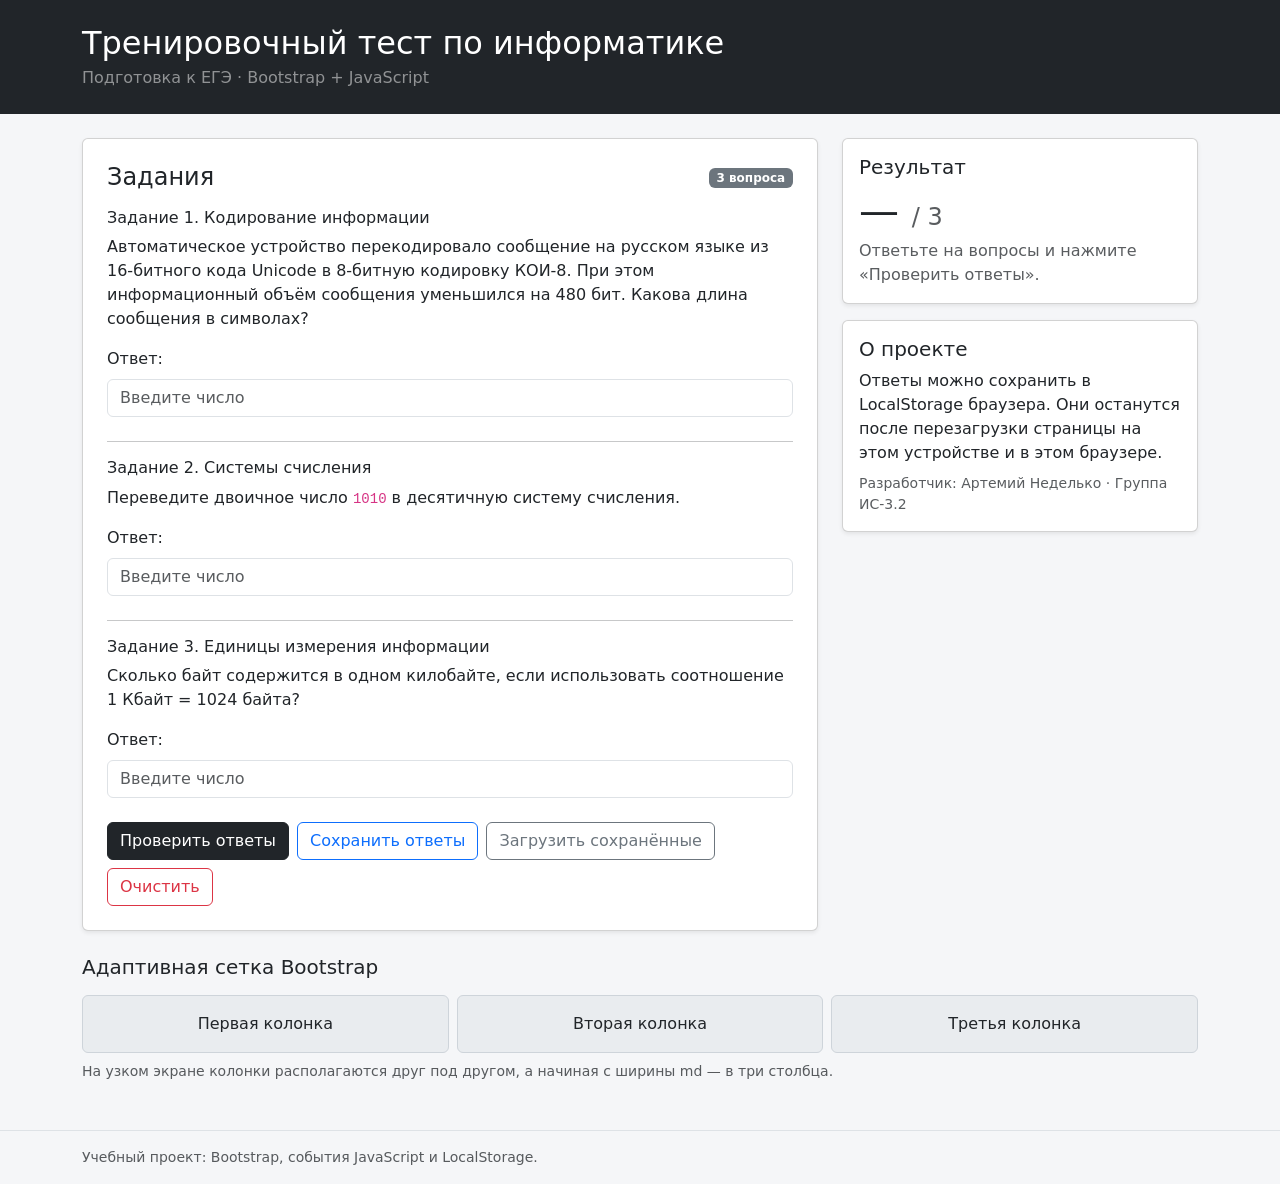
<file: Bootstrap_EGE_Test/index.html>
<!doctype html>
<html lang="ru">
<head>
  <meta charset="utf-8">
  <meta name="viewport" content="width=device-width, initial-scale=1">
  <title>Тест по информатике — ЕГЭ</title>

  <!-- Bootstrap 5 -->
  <link
    href="https://cdn.jsdelivr.net/npm/bootstrap@5.3.3/dist/css/bootstrap.min.css"
    rel="stylesheet"
  >

  <link rel="stylesheet" href="style.css">
  <script src="script.js" defer></script>
</head>

<body>

  <header class="bg-dark text-white py-4">
    <div class="container">
      <h1 class="h2 mb-1">Тренировочный тест по информатике</h1>
      <p class="mb-0 text-white-50">Подготовка к ЕГЭ · Bootstrap + JavaScript</p>
    </div>
  </header>

  <main class="container my-4">

    <div class="row g-4">

      <!-- Основная часть с заданиями -->
      <section class="col-lg-8">

        <div class="card shadow-sm">
          <div class="card-body p-4">

            <div class="d-flex flex-wrap justify-content-between align-items-center gap-2 mb-3">
              <h2 class="h4 mb-0">Задания</h2>
              <span class="badge text-bg-secondary">3 вопроса</span>
            </div>

            <!-- Задание 1 -->
            <div class="question mb-4" id="q1">
              <h3 class="h6">Задание 1. Кодирование информации</h3>

              <p>
                Автоматическое устройство перекодировало сообщение на русском
                языке из 16-битного кода Unicode в 8-битную кодировку КОИ-8.
                При этом информационный объём сообщения уменьшился на 480 бит.
                Какова длина сообщения в символах?
              </p>

              <label class="form-label" for="a1">Ответ:</label>
              <input
                class="form-control answer-input"
                id="a1"
                type="text"
                inputmode="numeric"
                placeholder="Введите число"
                autocomplete="off"
              >
            </div>

            <hr>

            <!-- Задание 2 -->
            <div class="question mb-4" id="q2">
              <h3 class="h6">Задание 2. Системы счисления</h3>

              <p>
                Переведите двоичное число <code>1010</code>
                в десятичную систему счисления.
              </p>

              <label class="form-label" for="a2">Ответ:</label>
              <input
                class="form-control answer-input"
                id="a2"
                type="text"
                inputmode="numeric"
                placeholder="Введите число"
                autocomplete="off"
              >
            </div>

            <hr>

            <!-- Задание 3 -->
            <div class="question mb-4" id="q3">
              <h3 class="h6">Задание 3. Единицы измерения информации</h3>

              <p>
                Сколько байт содержится в одном килобайте,
                если использовать соотношение 1 Кбайт = 1024 байта?
              </p>

              <label class="form-label" for="a3">Ответ:</label>
              <input
                class="form-control answer-input"
                id="a3"
                type="text"
                inputmode="numeric"
                placeholder="Введите число"
                autocomplete="off"
              >
            </div>

            <!-- Кнопки управления -->
            <div class="d-flex flex-wrap gap-2">

              <button class="btn btn-dark" id="checkBtn" type="button">
                Проверить ответы
              </button>

              <button class="btn btn-outline-primary" id="saveBtn" type="button">
                Сохранить ответы
              </button>

              <button class="btn btn-outline-secondary" id="loadBtn" type="button">
                Загрузить сохранённые
              </button>

              <button class="btn btn-outline-danger" id="resetBtn" type="button">
                Очистить
              </button>

            </div>

            <div
              class="alert mt-3 mb-0 d-none"
              id="status"
              role="status"
              aria-live="polite"
            ></div>

          </div>
        </div>

      </section>

      <!-- Боковая панель -->
      <aside class="col-lg-4">

        <div class="card shadow-sm mb-3">
          <div class="card-body">

            <h2 class="h5">Результат</h2>

            <p class="display-6 mb-1">
              <span id="score">—</span>
              <span class="fs-4 text-muted"> / 3</span>
            </p>

            <p class="text-muted mb-0" id="scoreText">
              Ответьте на вопросы и нажмите «Проверить ответы».
            </p>

          </div>
        </div>

        <div class="card shadow-sm">
          <div class="card-body">

            <h2 class="h5">О проекте</h2>

            <p class="mb-2">
              Ответы можно сохранить в LocalStorage браузера.
              Они останутся после перезагрузки страницы на этом
              устройстве и в этом браузере.
            </p>

            <p class="small text-muted mb-0">
              Разработчик: Артемий Неделько · Группа ИС-3.2
            </p>

          </div>
        </div>

      </aside>

    </div>

    <!-- Демонстрация сетки Bootstrap -->
    <section class="mt-4">

      <h2 class="h5 mb-3">Адаптивная сетка Bootstrap</h2>

      <div class="row g-2">

        <div class="col-12 col-md-4">
          <div class="grid-demo p-3 rounded">
            Первая колонка
          </div>
        </div>

        <div class="col-12 col-md-4">
          <div class="grid-demo p-3 rounded">
            Вторая колонка
          </div>
        </div>

        <div class="col-12 col-md-4">
          <div class="grid-demo p-3 rounded">
            Третья колонка
          </div>
        </div>

      </div>

      <p class="small text-muted mt-2 mb-0">
        На узком экране колонки располагаются друг под другом,
        а начиная с ширины md — в три столбца.
      </p>

    </section>

  </main>

  <footer class="border-top py-3 mt-5">
    <div class="container small text-muted">
      Учебный проект: Bootstrap, события JavaScript и LocalStorage.
    </div>
  </footer>

  <!-- Bootstrap JavaScript -->
  <script src="https://cdn.jsdelivr.net/npm/bootstrap@5.3.3/dist/js/bootstrap.bundle.min.js"></script>

</body>
</html>
</file>
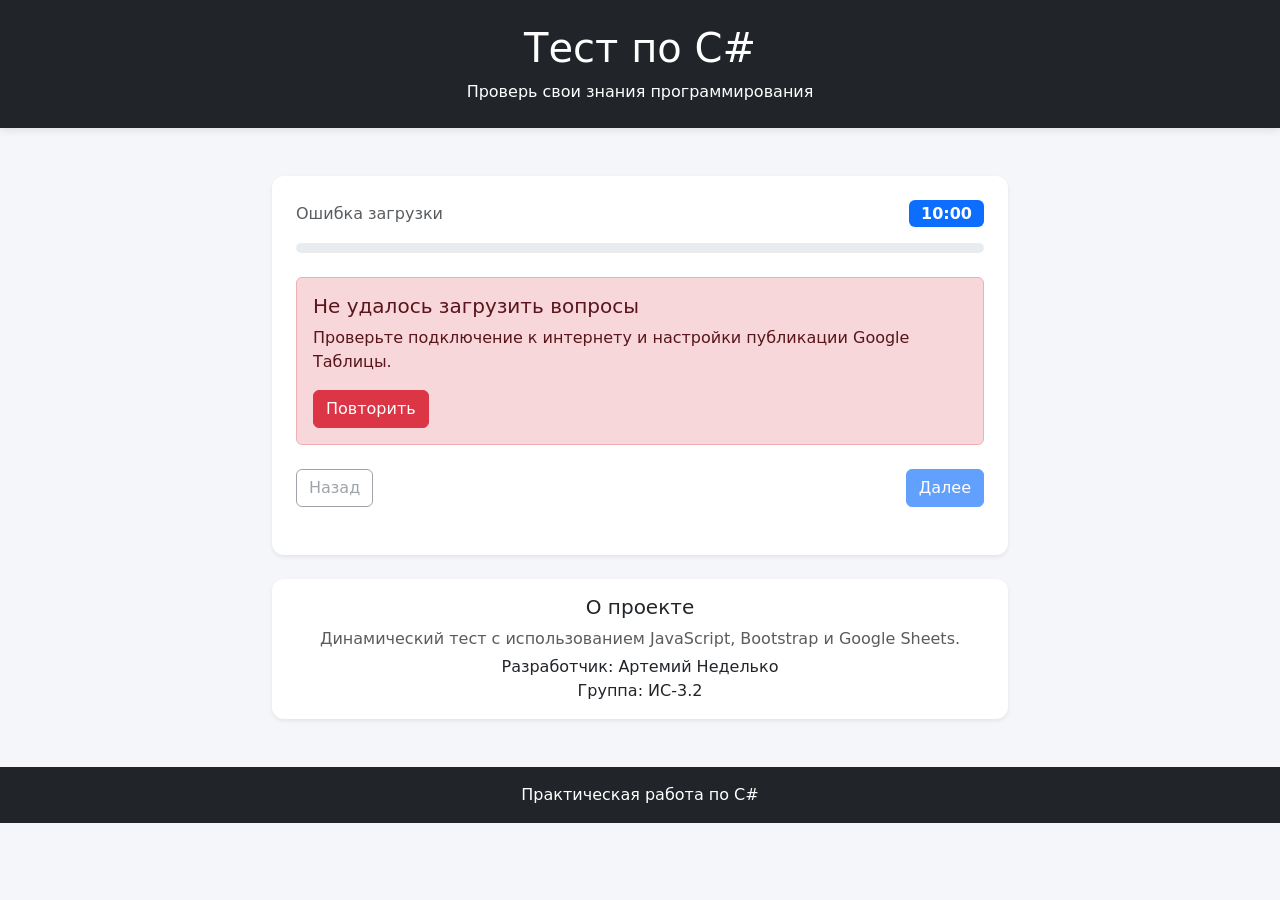
<file: csharp-test/index.html>
<!DOCTYPE html>
<html lang="ru">
<head>
    <meta charset="UTF-8">
    <meta name="viewport" content="width=device-width, initial-scale=1.0">

    <title>Тест по C#</title>

    <link
        href="https://cdn.jsdelivr.net/npm/bootstrap@5.3.3/dist/css/bootstrap.min.css"
        rel="stylesheet"
    >

    <link rel="stylesheet" href="style.css">

    <script src="script.js" defer></script>
</head>

<body>

    <header class="bg-dark text-white py-4">
        <div class="container text-center">
            <h1>Тест по C#</h1>
            <p class="mb-0">Проверь свои знания программирования</p>
        </div>
    </header>

    <main class="container py-5">

        <div class="row justify-content-center">
            <div class="col-12 col-lg-8">

                <section class="card shadow-sm">
                    <div class="card-body p-4">

                        <div class="d-flex justify-content-between align-items-center mb-3">
                            <span id="questionCounter" class="text-muted">
                                Загрузка вопросов...
                            </span>

                            <span id="timer" class="badge bg-primary fs-6">
                                10:00
                            </span>
                        </div>

                        <div class="progress mb-4" role="progressbar"
                             aria-label="Прогресс теста">
                            <div
                                id="progressBar"
                                class="progress-bar"
                                style="width: 0%"
                            ></div>
                        </div>

                        <div id="questionContainer">

                            <div class="text-center py-4">
                                <div class="spinner-border text-primary"></div>
                                <p class="mt-3">Загружаем вопросы...</p>
                            </div>

                        </div>

                        <div id="navigation" class="d-flex justify-content-between mt-4">
                            <button id="prevBtn" class="btn btn-outline-secondary" disabled>
                                Назад
                            </button>

                            <button id="nextBtn" class="btn btn-primary" disabled>
                                Далее
                            </button>
                        </div>

                        <div id="result" class="mt-4"></div>

                    </div>
                </section>

                <div class="card mt-4 shadow-sm">
                    <div class="card-body text-center">
                        <h5>О проекте</h5>

                        <p class="text-muted mb-1">
                            Динамический тест с использованием JavaScript,
                            Bootstrap и Google Sheets.
                        </p>

                        <p class="mb-0">
                            Разработчик: Артемий Неделько
                        </p>

                        <p class="mb-0">
                            Группа: ИС-3.2
                        </p>
                    </div>
                </div>

            </div>
        </div>

    </main>

    <footer class="bg-dark text-white text-center py-3">
        <p class="mb-0">Практическая работа по C#</p>
    </footer>

</body>
</html>
</file>
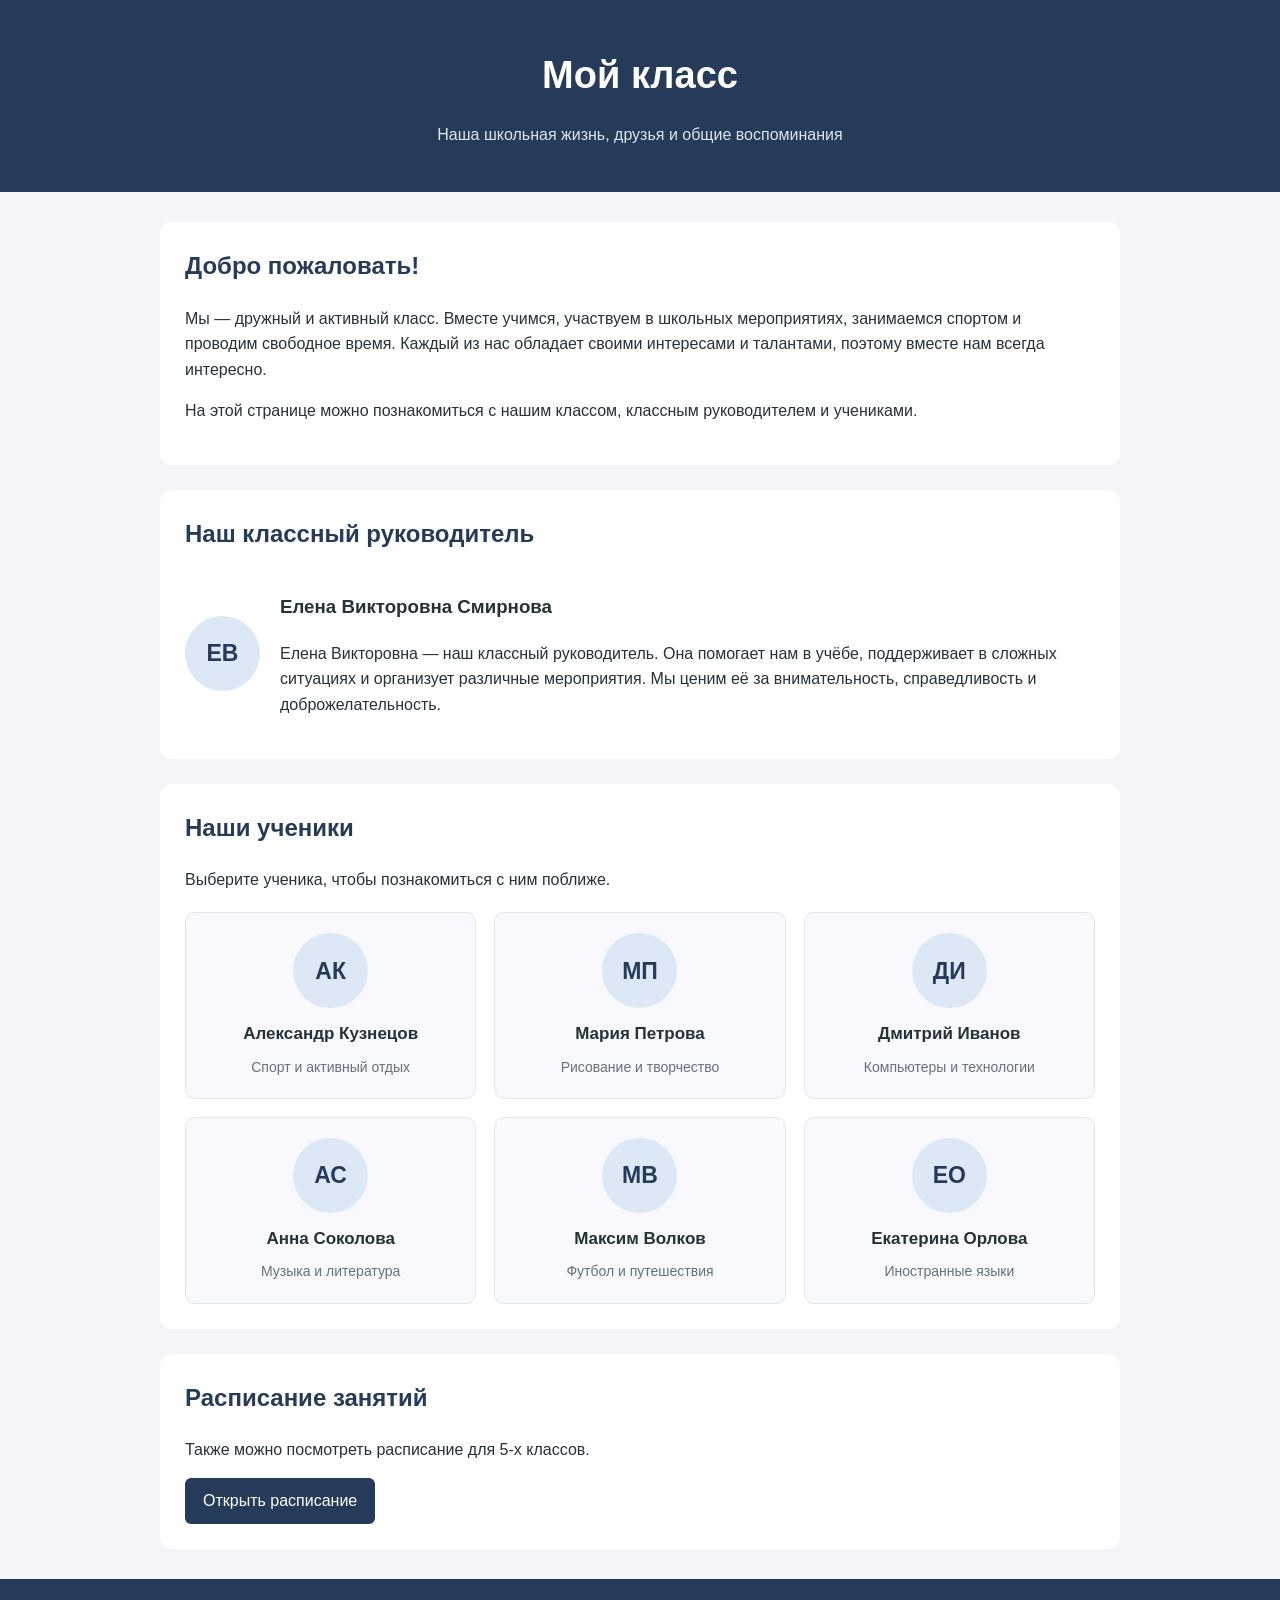
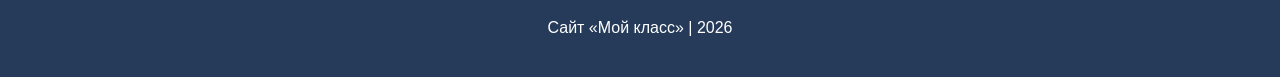
<file: HTML_Practice/index.html>
<!DOCTYPE html>
<html lang="ru">
<head>
    <meta charset="UTF-8">
    <title>Мой класс</title>
    <link rel="stylesheet" href="style.css">
</head>
<body>

<header>
    <h1>Мой класс</h1>
    <p>Наша школьная жизнь, друзья и общие воспоминания</p>
</header>

<main>
    <section class="intro">
        <h2>Добро пожаловать!</h2>
        <p>
            Мы — дружный и активный класс. Вместе учимся, участвуем
            в школьных мероприятиях, занимаемся спортом и проводим
            свободное время. Каждый из нас обладает своими интересами
            и талантами, поэтому вместе нам всегда интересно.
        </p>
        <p>
            На этой странице можно познакомиться с нашим классом,
            классным руководителем и учениками.
        </p>
    </section>

    <section>
        <h2>Наш классный руководитель</h2>
        <div class="teacher">
            <div class="avatar">ЕВ</div>
            <div>
                <h3>Елена Викторовна Смирнова</h3>
                <p>
                    Елена Викторовна — наш классный руководитель.
                    Она помогает нам в учёбе, поддерживает в сложных
                    ситуациях и организует различные мероприятия.
                    Мы ценим её за внимательность, справедливость
                    и доброжелательность.
                </p>
            </div>
        </div>
    </section>

    <section>
        <h2>Наши ученики</h2>
        <p>Выберите ученика, чтобы познакомиться с ним поближе.</p>

        <div class="students">

            <a class="student-card" href="students/student1.html">
                <div class="avatar">АК</div>
                <h3>Александр Кузнецов</h3>
                <p>Спорт и активный отдых</p>
            </a>

            <a class="student-card" href="students/student2.html">
                <div class="avatar">МП</div>
                <h3>Мария Петрова</h3>
                <p>Рисование и творчество</p>
            </a>

            <a class="student-card" href="students/student3.html">
                <div class="avatar">ДИ</div>
                <h3>Дмитрий Иванов</h3>
                <p>Компьютеры и технологии</p>
            </a>

            <a class="student-card" href="students/student4.html">
                <div class="avatar">АС</div>
                <h3>Анна Соколова</h3>
                <p>Музыка и литература</p>
            </a>

            <a class="student-card" href="students/student5.html">
                <div class="avatar">МВ</div>
                <h3>Максим Волков</h3>
                <p>Футбол и путешествия</p>
            </a>

            <a class="student-card" href="students/student6.html">
                <div class="avatar">ЕО</div>
                <h3>Екатерина Орлова</h3>
                <p>Иностранные языки</p>
            </a>

        </div>
    </section>

    <section class="schedule">
        <h2>Расписание занятий</h2>
        <p>Также можно посмотреть расписание для 5-х классов.</p>
        <a class="link-button" href="5.HTML">Открыть расписание</a>
    </section>
</main>

<footer>
    <p>Сайт «Мой класс» | 2026</p>
</footer>

</body>
</html>
</file>
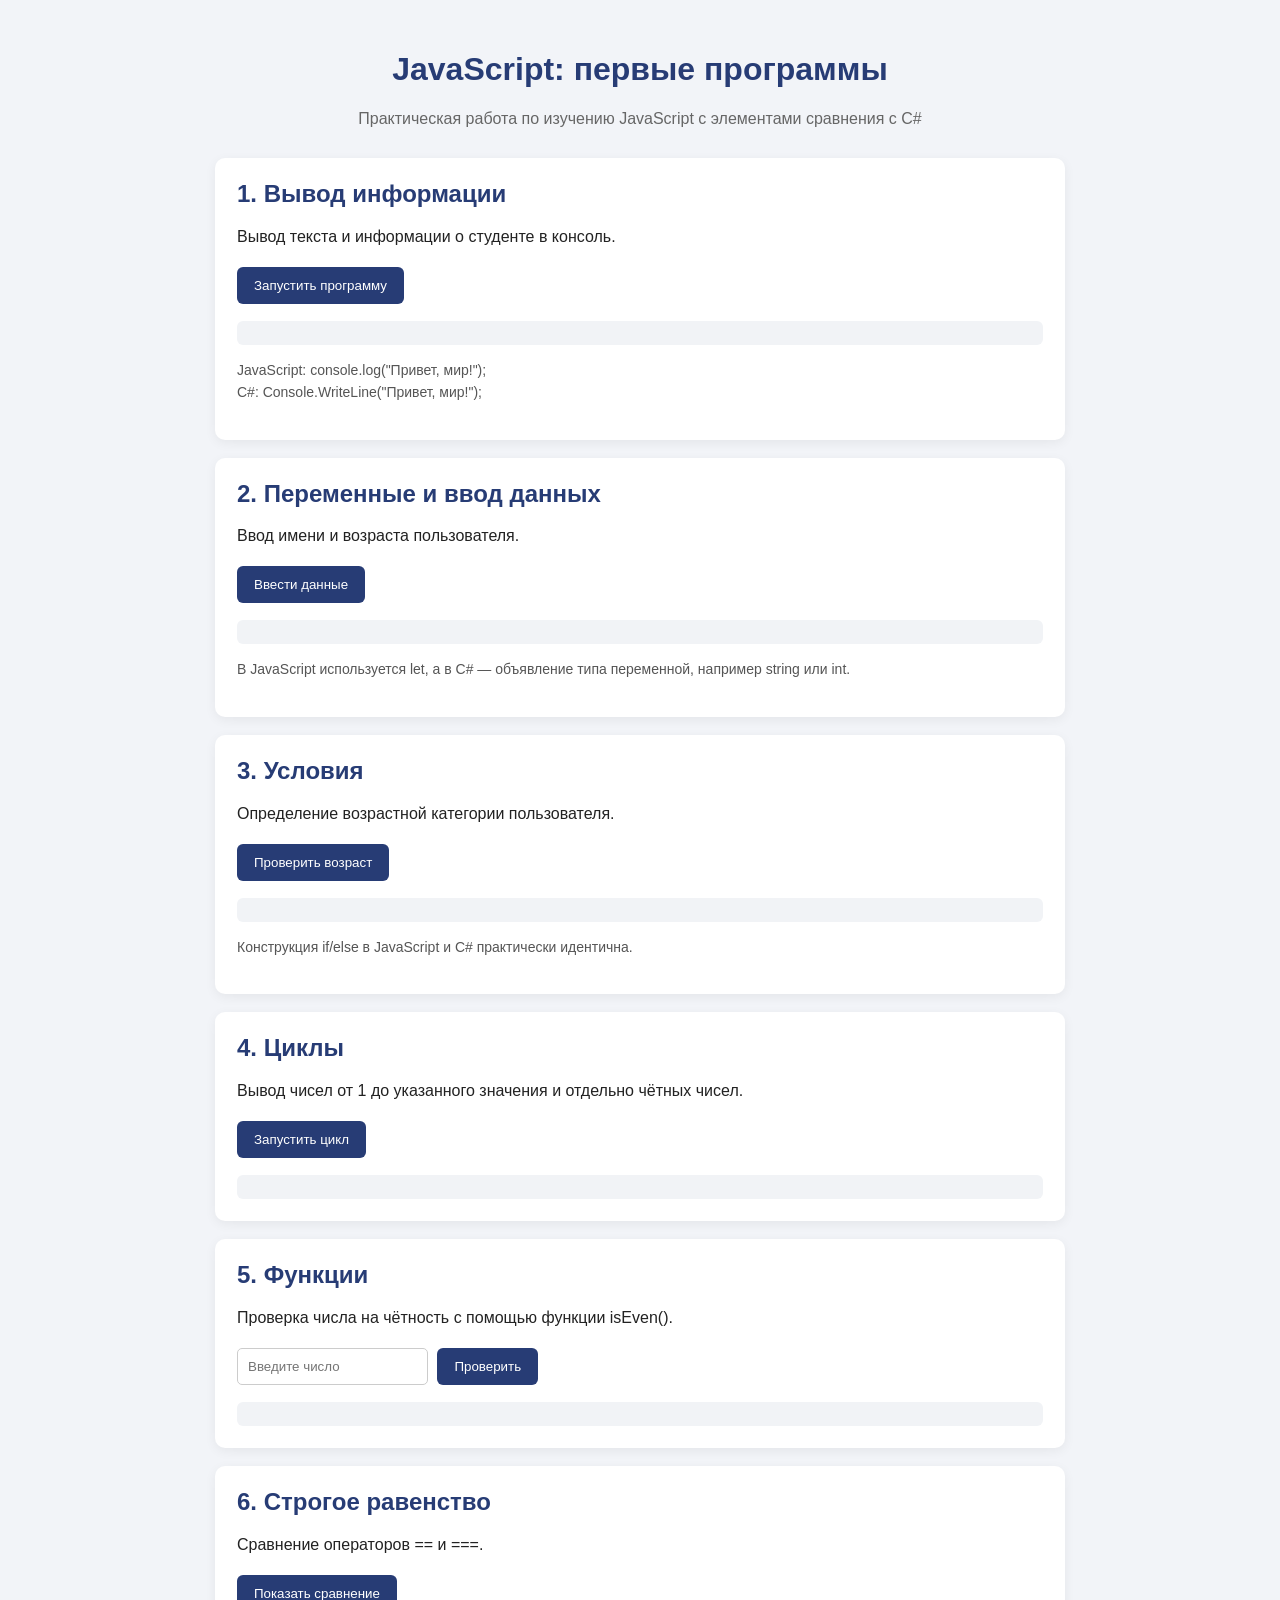
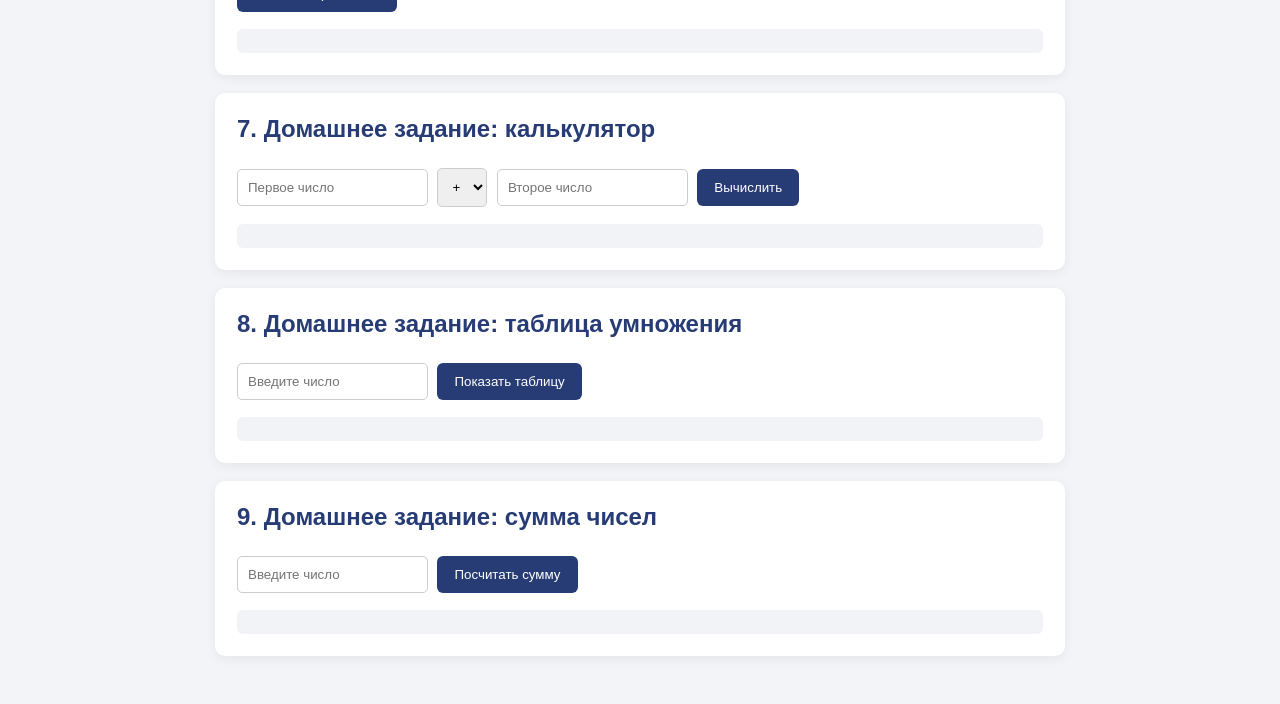
<file: js/index.html>
<!DOCTYPE html>
<html lang="ru">
<head>
    <meta charset="UTF-8">
    <meta name="viewport" content="width=device-width, initial-scale=1.0">
    <title>JavaScript — первые программы</title>

    <style>
        * {
            box-sizing: border-box;
        }

        body {
            font-family: Arial, sans-serif;
            background: #f2f4f8;
            color: #222;
            margin: 0;
            padding: 30px 15px;
        }

        .container {
            max-width: 850px;
            margin: auto;
        }

        h1 {
            text-align: center;
            color: #273c75;
        }

        .description {
            text-align: center;
            color: #666;
            margin-bottom: 30px;
        }

        .card {
            background: white;
            padding: 22px;
            margin-bottom: 18px;
            border-radius: 10px;
            box-shadow: 0 3px 12px rgba(0, 0, 0, 0.06);
        }

        h2 {
            color: #273c75;
            margin-top: 0;
        }

        button {
            background: #273c75;
            color: white;
            border: none;
            padding: 11px 17px;
            border-radius: 6px;
            cursor: pointer;
            margin: 5px 5px 5px 0;
        }

        button:hover {
            background: #40739e;
        }

        input, select {
            padding: 10px;
            margin: 5px 5px 5px 0;
            border: 1px solid #ccc;
            border-radius: 5px;
        }

        .result {
            margin-top: 12px;
            padding: 12px;
            background: #f1f3f6;
            border-radius: 6px;
            min-height: 20px;
            white-space: pre-line;
        }

        .comparison {
            color: #555;
            font-size: 14px;
            line-height: 1.6;
        }

        footer {
            text-align: center;
            color: #777;
            margin-top: 30px;
        }
    </style>
</head>

<body>

<div class="container">

    <h1>JavaScript: первые программы</h1>
    <p class="description">
        Практическая работа по изучению JavaScript
        с элементами сравнения с C#
    </p>

    <section class="card">
        <h2>1. Вывод информации</h2>
        <p>Вывод текста и информации о студенте в консоль.</p>
        <button onclick="showInformation()">Запустить программу</button>
        <div class="result" id="informationResult"></div>

        <p class="comparison">
            JavaScript: console.log("Привет, мир!");<br>
            C#: Console.WriteLine("Привет, мир!");
        </p>
    </section>

    <section class="card">
        <h2>2. Переменные и ввод данных</h2>
        <p>Ввод имени и возраста пользователя.</p>
        <button onclick="enterUserData()">Ввести данные</button>
        <div class="result" id="userResult"></div>

        <p class="comparison">
            В JavaScript используется let, а в C# —
            объявление типа переменной, например string или int.
        </p>
    </section>

    <section class="card">
        <h2>3. Условия</h2>
        <p>Определение возрастной категории пользователя.</p>
        <button onclick="checkAge()">Проверить возраст</button>
        <div class="result" id="ageResult"></div>

        <p class="comparison">
            Конструкция if/else в JavaScript и C# практически идентична.
        </p>
    </section>

    <section class="card">
        <h2>4. Циклы</h2>
        <p>Вывод чисел от 1 до указанного значения и отдельно чётных чисел.</p>
        <button onclick="runLoop()">Запустить цикл</button>
        <div class="result" id="loopResult"></div>
    </section>

    <section class="card">
        <h2>5. Функции</h2>
        <p>Проверка числа на чётность с помощью функции isEven().</p>

        <input type="number" id="evenNumber" placeholder="Введите число">
        <button onclick="checkEven()">Проверить</button>

        <div class="result" id="evenResult"></div>
    </section>

    <section class="card">
        <h2>6. Строгое равенство</h2>
        <p>Сравнение операторов == и ===.</p>
        <button onclick="compareEquality()">Показать сравнение</button>
        <div class="result" id="equalityResult"></div>
    </section>

    <section class="card">
        <h2>7. Домашнее задание: калькулятор</h2>

        <input type="number" id="number1" placeholder="Первое число">
        <select id="operator">
            <option value="+">+</option>
            <option value="-">−</option>
            <option value="*">×</option>
            <option value="/">÷</option>
        </select>
        <input type="number" id="number2" placeholder="Второе число">

        <button onclick="calculate()">Вычислить</button>

        <div class="result" id="calculatorResult"></div>
    </section>

    <section class="card">
        <h2>8. Домашнее задание: таблица умножения</h2>

        <input type="number" id="multiplicationNumber"
               placeholder="Введите число">

        <button onclick="multiplicationTable()">Показать таблицу</button>

        <div class="result" id="multiplicationResult"></div>
    </section>

    <section class="card">
        <h2>9. Домашнее задание: сумма чисел</h2>

        <input type="number" id="sumNumber" placeholder="Введите число">

        <button onclick="calculateSum()">Посчитать сумму</button>

        <div class="result" id="sumResult"></div>
    </section>

</div>

<script src="script.js"></script>

</body>
</html>
</file>
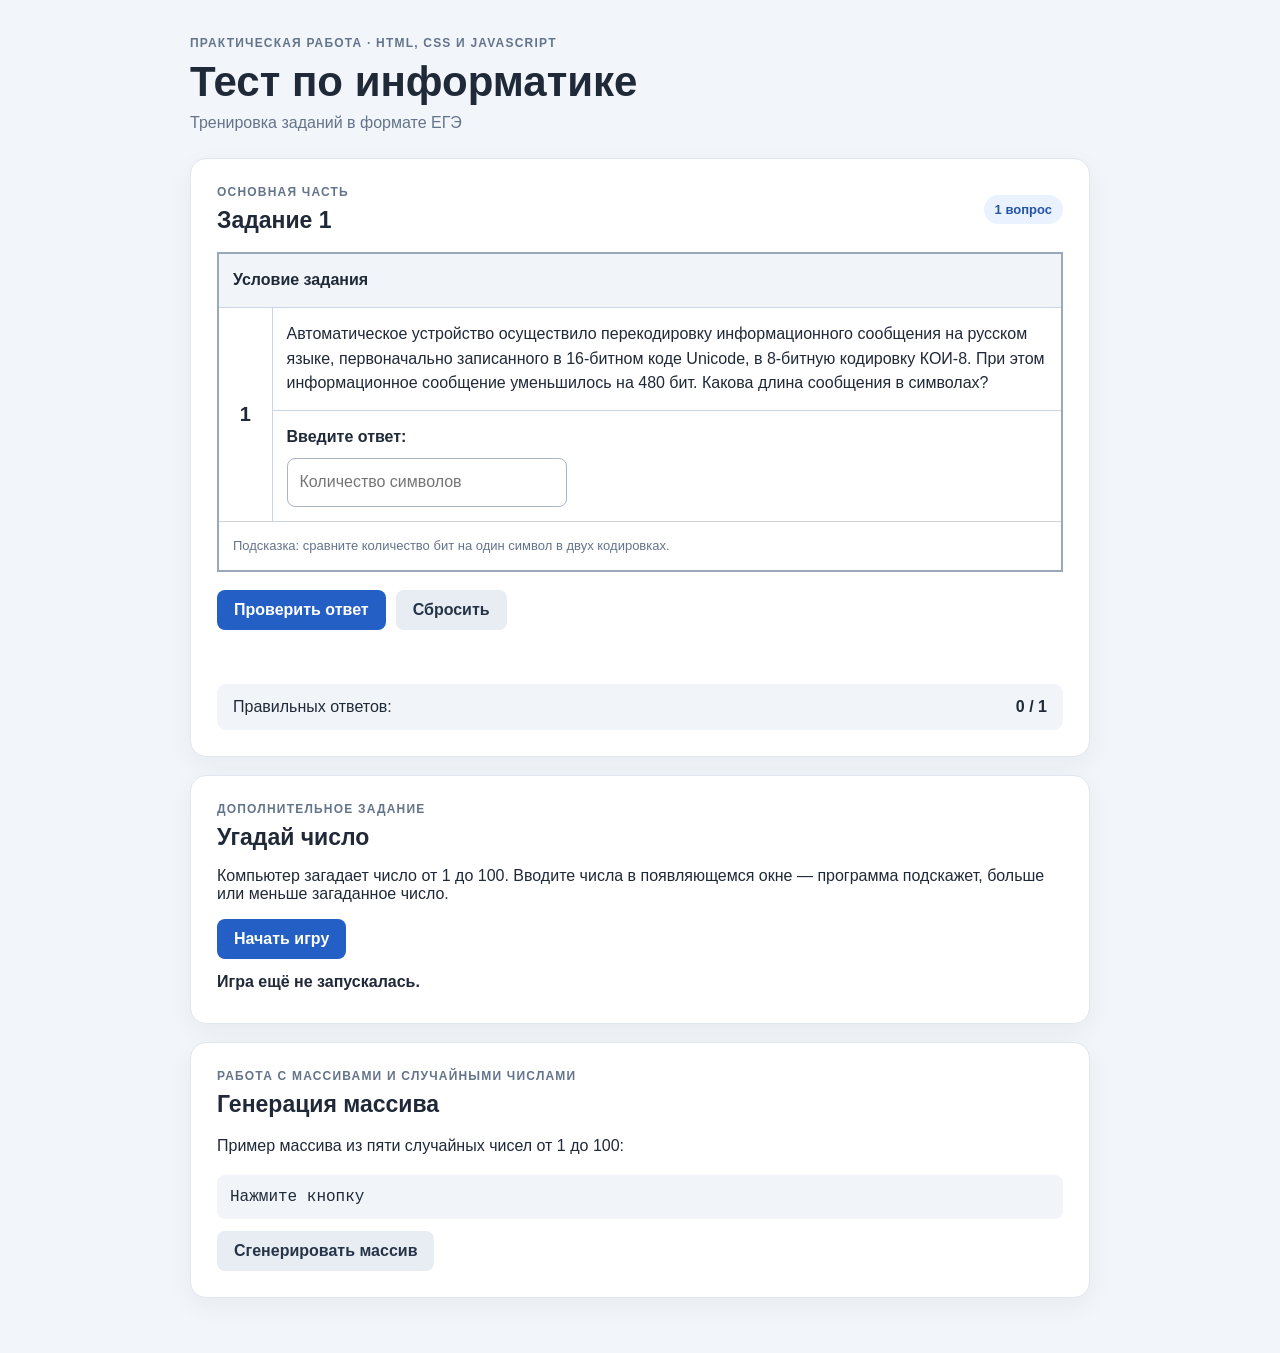
<file: Test_EGE_Bogomolova/index.html>
<!DOCTYPE html>
<html lang="ru">
<head>
    <meta charset="UTF-8">
    <meta name="viewport" content="width=device-width, initial-scale=1.0">
    <title>Тест по информатике — ЕГЭ</title>
    <link rel="stylesheet" href="style.css">
    <script src="script.js" defer></script>
</head>
<body>
    <main class="container">
        <header class="page-header">
            <p class="eyebrow">Практическая работа · HTML, CSS и JavaScript</p>
            <h1>Тест по информатике</h1>
            <p class="subtitle">Тренировка заданий в формате ЕГЭ</p>
        </header>

        <section class="card">
            <div class="section-heading">
                <div>
                    <p class="eyebrow">Основная часть</p>
                    <h2>Задание 1</h2>
                </div>
                <span class="badge">1 вопрос</span>
            </div>

            <table class="task" id="q1">
                <tr>
                    <th colspan="2">Условие задания</th>
                </tr>
                <tr>
                    <td class="task-number" rowspan="2">1</td>
                    <td>
                        Автоматическое устройство осуществило перекодировку
                        информационного сообщения на русском языке, первоначально
                        записанного в 16-битном коде Unicode, в 8-битную кодировку
                        КОИ-8. При этом информационное сообщение уменьшилось на
                        480 бит. Какова длина сообщения в символах?
                    </td>
                </tr>
                <tr>
                    <td class="answer-cell">
                        <label for="a1">Введите ответ:</label>
                        <input id="a1" type="number" inputmode="numeric"
                               placeholder="Количество символов">
                    </td>
                </tr>
                <tr>
                    <td colspan="2" class="hint">
                        Подсказка: сравните количество бит на один символ
                        в двух кодировках.
                    </td>
                </tr>
            </table>

            <div class="actions">
                <button id="checkButton" type="button">Проверить ответ</button>
                <button id="resetButton" class="button-secondary" type="button">Сбросить</button>
            </div>

            <p id="questionFeedback" class="feedback" aria-live="polite"></p>
            <div class="score-panel">
                <span>Правильных ответов:</span>
                <strong><span id="score">0</span> / 1</strong>
            </div>
        </section>

        <section class="card">
            <p class="eyebrow">Дополнительное задание</p>
            <h2>Угадай число</h2>
            <p>
                Компьютер загадает число от 1 до 100. Вводите числа в появляющемся
                окне — программа подскажет, больше или меньше загаданное число.
            </p>
            <button id="guessButton" type="button">Начать игру</button>
            <p id="guessFeedback" class="feedback" aria-live="polite">
                Игра ещё не запускалась.
            </p>
        </section>

        <section class="card compact-card">
            <p class="eyebrow">Работа с массивами и случайными числами</p>
            <h2>Генерация массива</h2>
            <p>Пример массива из пяти случайных чисел от 1 до 100:</p>
            <div id="randomArray" class="array-output" aria-live="polite">Нажмите кнопку</div>
            <button id="arrayButton" class="button-secondary" type="button">
                Сгенерировать массив
            </button>
        </section>

    </main>
</body>
</html>
</file>
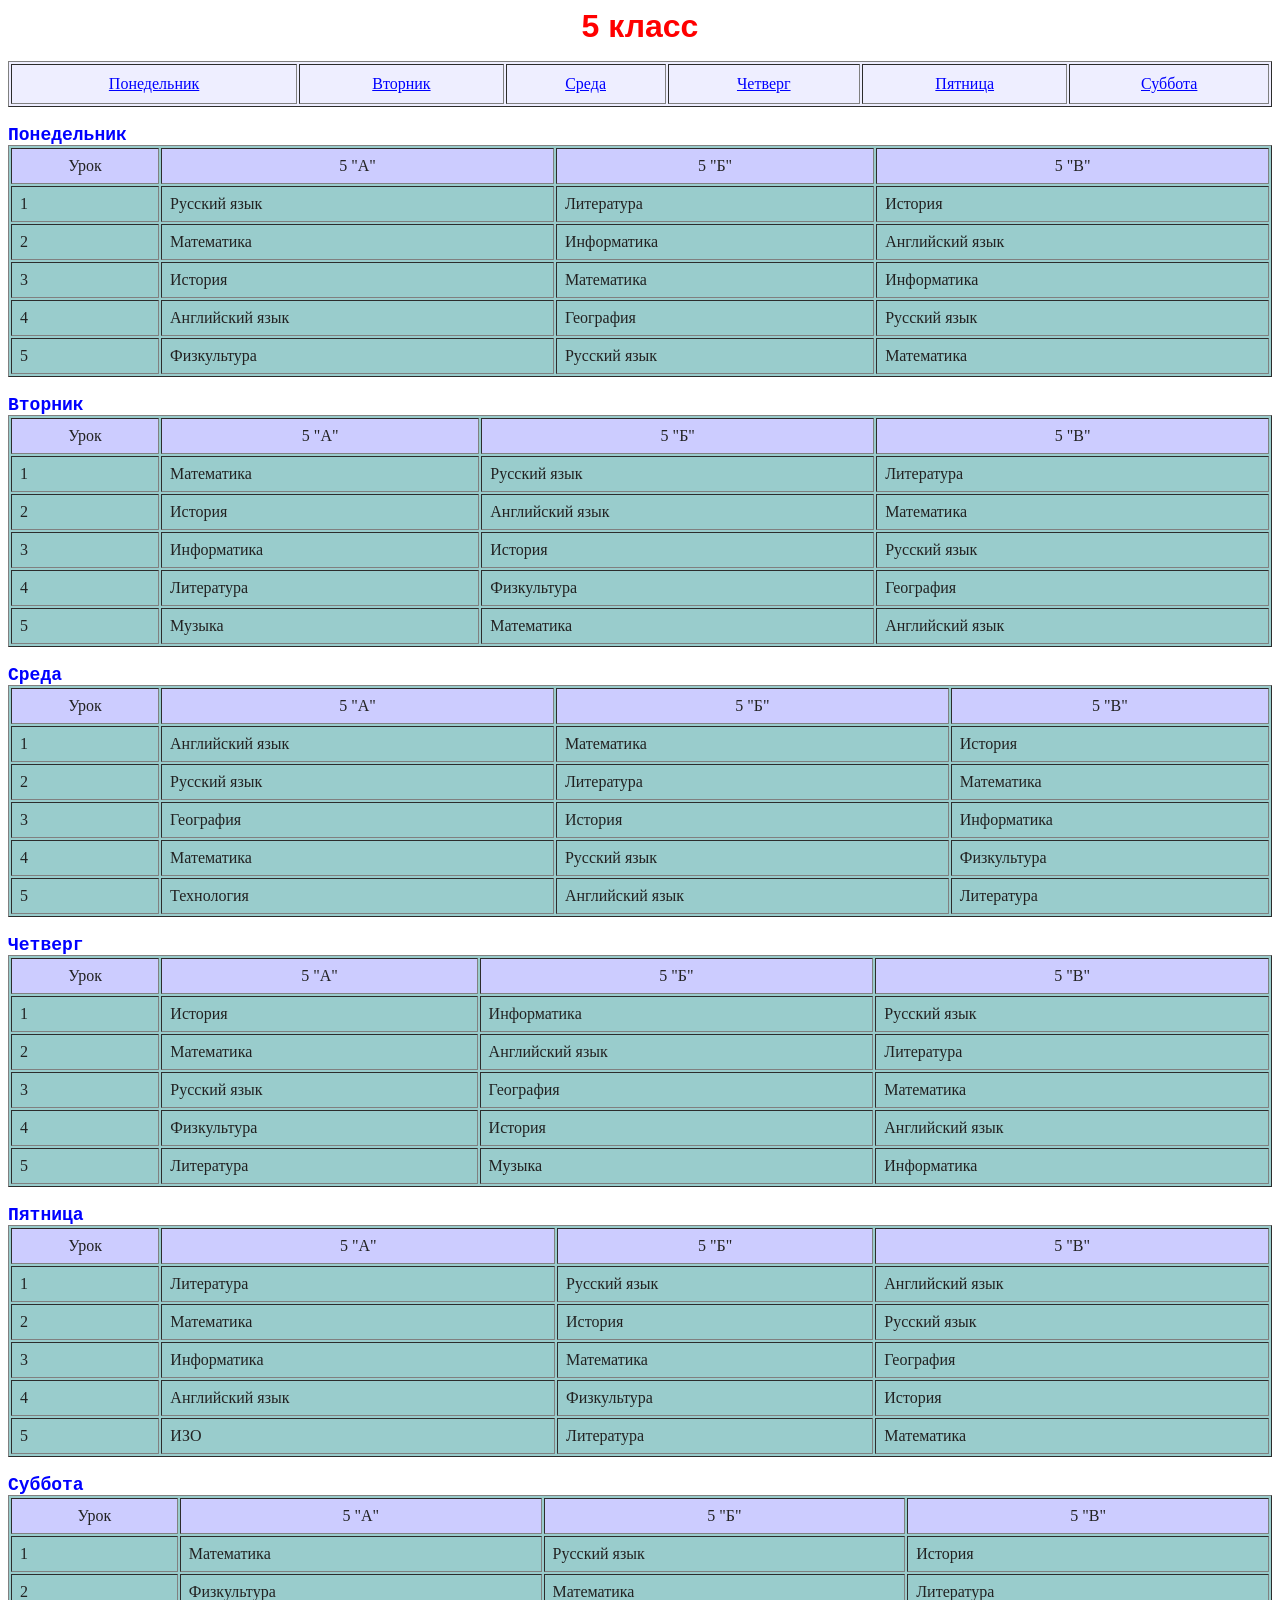
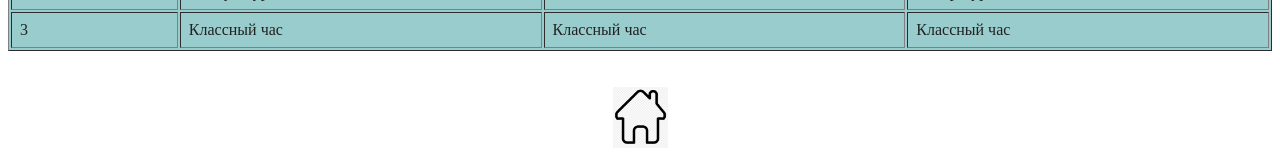
<file: HTML_Practice/5.HTML>
<HTML>
<HEAD>
    <META CHARSET="UTF-8">
    <TITLE>Расписание занятий 5 классов</TITLE>
</HEAD>

<BODY BGCOLOR="#FFFFFF" TEXT="#222222" LINK="BLUE" VLINK="PURPLE">

    <P ALIGN="CENTER">
        <FONT COLOR="RED" SIZE="6" FACE="ARIAL">
            <B>5 класс</B>
        </FONT>
    </P>

    <CENTER>
        <TABLE BORDER="1" WIDTH="100%" BGCOLOR="#EEEEFF" CELLPADDING="10">
            <TR ALIGN="CENTER">
                <TD><A HREF="#ПН">Понедельник</A></TD>
                <TD><A HREF="#ВТ">Вторник</A></TD>
                <TD><A HREF="#СР">Среда</A></TD>
                <TD><A HREF="#ЧТ">Четверг</A></TD>
                <TD><A HREF="#ПТ">Пятница</A></TD>
                <TD><A HREF="#СБ">Суббота</A></TD>
            </TR>
        </TABLE>
    </CENTER>

    <BR>

    <FONT COLOR="BLUE" SIZE="4" FACE="COURIER">
        <B><A NAME="ПН">Понедельник</A></B>
    </FONT>

    <TABLE BORDER="1" WIDTH="100%" BGCOLOR="#99CCCC" CELLPADDING="8">
        <TR BGCOLOR="#CCCCFF" ALIGN="CENTER">
            <TD>Урок</TD><TD>5 "А"</TD><TD>5 "Б"</TD><TD>5 "В"</TD>
        </TR>
        <TR><TD>1</TD><TD>Русский язык</TD><TD>Литература</TD><TD>История</TD></TR>
        <TR><TD>2</TD><TD>Математика</TD><TD>Информатика</TD><TD>Английский язык</TD></TR>
        <TR><TD>3</TD><TD>История</TD><TD>Математика</TD><TD>Информатика</TD></TR>
        <TR><TD>4</TD><TD>Английский язык</TD><TD>География</TD><TD>Русский язык</TD></TR>
        <TR><TD>5</TD><TD>Физкультура</TD><TD>Русский язык</TD><TD>Математика</TD></TR>
    </TABLE>

    <BR>

    <FONT COLOR="BLUE" SIZE="4" FACE="COURIER">
        <B><A NAME="ВТ">Вторник</A></B>
    </FONT>

    <TABLE BORDER="1" WIDTH="100%" BGCOLOR="#99CCCC" CELLPADDING="8">
        <TR BGCOLOR="#CCCCFF" ALIGN="CENTER">
            <TD>Урок</TD><TD>5 "А"</TD><TD>5 "Б"</TD><TD>5 "В"</TD>
        </TR>
        <TR><TD>1</TD><TD>Математика</TD><TD>Русский язык</TD><TD>Литература</TD></TR>
        <TR><TD>2</TD><TD>История</TD><TD>Английский язык</TD><TD>Математика</TD></TR>
        <TR><TD>3</TD><TD>Информатика</TD><TD>История</TD><TD>Русский язык</TD></TR>
        <TR><TD>4</TD><TD>Литература</TD><TD>Физкультура</TD><TD>География</TD></TR>
        <TR><TD>5</TD><TD>Музыка</TD><TD>Математика</TD><TD>Английский язык</TD></TR>
    </TABLE>

    <BR>

    <FONT COLOR="BLUE" SIZE="4" FACE="COURIER">
        <B><A NAME="СР">Среда</A></B>
    </FONT>

    <TABLE BORDER="1" WIDTH="100%" BGCOLOR="#99CCCC" CELLPADDING="8">
        <TR BGCOLOR="#CCCCFF" ALIGN="CENTER">
            <TD>Урок</TD><TD>5 "А"</TD><TD>5 "Б"</TD><TD>5 "В"</TD>
        </TR>
        <TR><TD>1</TD><TD>Английский язык</TD><TD>Математика</TD><TD>История</TD></TR>
        <TR><TD>2</TD><TD>Русский язык</TD><TD>Литература</TD><TD>Математика</TD></TR>
        <TR><TD>3</TD><TD>География</TD><TD>История</TD><TD>Информатика</TD></TR>
        <TR><TD>4</TD><TD>Математика</TD><TD>Русский язык</TD><TD>Физкультура</TD></TR>
        <TR><TD>5</TD><TD>Технология</TD><TD>Английский язык</TD><TD>Литература</TD></TR>
    </TABLE>

    <BR>

    <FONT COLOR="BLUE" SIZE="4" FACE="COURIER">
        <B><A NAME="ЧТ">Четверг</A></B>
    </FONT>

    <TABLE BORDER="1" WIDTH="100%" BGCOLOR="#99CCCC" CELLPADDING="8">
        <TR BGCOLOR="#CCCCFF" ALIGN="CENTER">
            <TD>Урок</TD><TD>5 "А"</TD><TD>5 "Б"</TD><TD>5 "В"</TD>
        </TR>
        <TR><TD>1</TD><TD>История</TD><TD>Информатика</TD><TD>Русский язык</TD></TR>
        <TR><TD>2</TD><TD>Математика</TD><TD>Английский язык</TD><TD>Литература</TD></TR>
        <TR><TD>3</TD><TD>Русский язык</TD><TD>География</TD><TD>Математика</TD></TR>
        <TR><TD>4</TD><TD>Физкультура</TD><TD>История</TD><TD>Английский язык</TD></TR>
        <TR><TD>5</TD><TD>Литература</TD><TD>Музыка</TD><TD>Информатика</TD></TR>
    </TABLE>

    <BR>

    <FONT COLOR="BLUE" SIZE="4" FACE="COURIER">
        <B><A NAME="ПТ">Пятница</A></B>
    </FONT>

    <TABLE BORDER="1" WIDTH="100%" BGCOLOR="#99CCCC" CELLPADDING="8">
        <TR BGCOLOR="#CCCCFF" ALIGN="CENTER">
            <TD>Урок</TD><TD>5 "А"</TD><TD>5 "Б"</TD><TD>5 "В"</TD>
        </TR>
        <TR><TD>1</TD><TD>Литература</TD><TD>Русский язык</TD><TD>Английский язык</TD></TR>
        <TR><TD>2</TD><TD>Математика</TD><TD>История</TD><TD>Русский язык</TD></TR>
        <TR><TD>3</TD><TD>Информатика</TD><TD>Математика</TD><TD>География</TD></TR>
        <TR><TD>4</TD><TD>Английский язык</TD><TD>Физкультура</TD><TD>История</TD></TR>
        <TR><TD>5</TD><TD>ИЗО</TD><TD>Литература</TD><TD>Математика</TD></TR>
    </TABLE>

    <BR>

    <FONT COLOR="BLUE" SIZE="4" FACE="COURIER">
        <B><A NAME="СБ">Суббота</A></B>
    </FONT>

    <TABLE BORDER="1" WIDTH="100%" BGCOLOR="#99CCCC" CELLPADDING="8">
        <TR BGCOLOR="#CCCCFF" ALIGN="CENTER">
            <TD>Урок</TD><TD>5 "А"</TD><TD>5 "Б"</TD><TD>5 "В"</TD>
        </TR>
        <TR><TD>1</TD><TD>Математика</TD><TD>Русский язык</TD><TD>История</TD></TR>
        <TR><TD>2</TD><TD>Физкультура</TD><TD>Математика</TD><TD>Литература</TD></TR>
        <TR><TD>3</TD><TD>Классный час</TD><TD>Классный час</TD><TD>Классный час</TD></TR>
    </TABLE>

    <BR><BR>

    <CENTER>
        <A HREF="RASP.HTML">
            <IMG SRC="images/HOME.png" BORDER="0"
                 WIDTH="55" ALT="Вернуться на главную страницу расписания">
        </A>
    </CENTER>

</BODY>
</HTML>
</file>
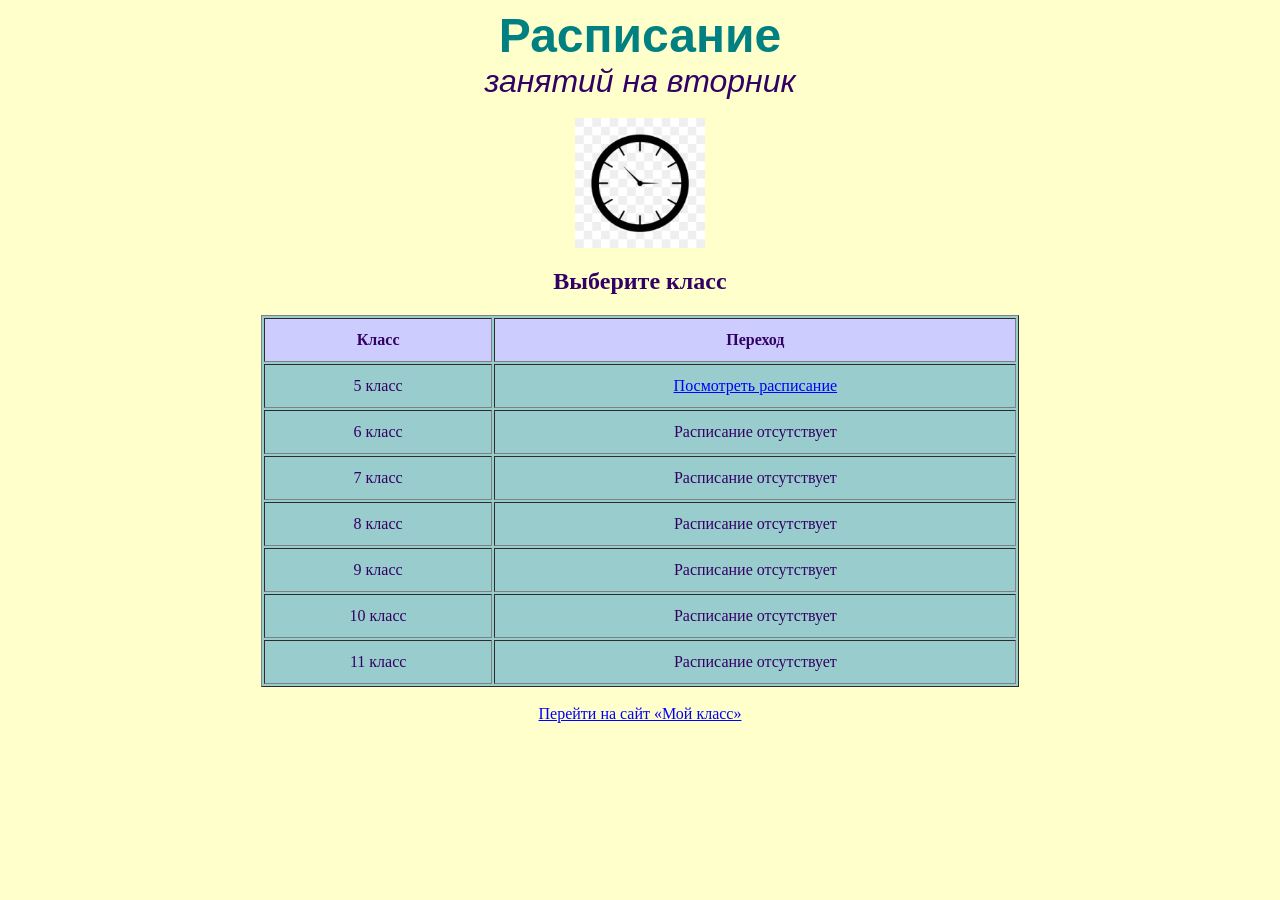
<file: HTML_Practice/RASP.HTML>
<HTML>
<HEAD>
    <META CHARSET="UTF-8">
    <TITLE>Расписание занятий</TITLE>
</HEAD>

<BODY BGCOLOR="#FFFFCC" TEXT="#330066" LINK="#0000FF" VLINK="#800080">

    <P ALIGN="CENTER">
        <FONT COLOR="#008080" SIZE="7" FACE="ARIAL">
            <B>Расписание</B>
        </FONT>
        <BR>
        <FONT SIZE="6" FACE="ARIAL">
            <I>занятий на вторник</I>
        </FONT>
        <BR><BR>

        <IMG SRC="images/CLOCK.png" ALIGN="TOP"
             WIDTH="130" ALT="Часы">
    </P>

    <CENTER>
        <H2>Выберите класс</H2>

        <TABLE BORDER="1" WIDTH="60%" BGCOLOR="#99CCCC" CELLPADDING="12">
            <TR BGCOLOR="#CCCCFF" ALIGN="CENTER">
                <TD><B>Класс</B></TD>
                <TD><B>Переход</B></TD>
            </TR>

            <TR ALIGN="CENTER">
                <TD>5 класс</TD>
                <TD><A HREF="5.HTML">Посмотреть расписание</A></TD>
            </TR>

            <TR ALIGN="CENTER">
                <TD>6 класс</TD>
                <TD>Расписание отсутствует</TD>
            </TR>

            <TR ALIGN="CENTER">
                <TD>7 класс</TD>
                <TD>Расписание отсутствует</TD>
            </TR>

            <TR ALIGN="CENTER">
                <TD>8 класс</TD>
                <TD>Расписание отсутствует</TD>
            </TR>

            <TR ALIGN="CENTER">
                <TD>9 класс</TD>
                <TD>Расписание отсутствует</TD>
            </TR>

            <TR ALIGN="CENTER">
                <TD>10 класс</TD>
                <TD>Расписание отсутствует</TD>
            </TR>

            <TR ALIGN="CENTER">
                <TD>11 класс</TD>
                <TD>Расписание отсутствует</TD>
            </TR>
        </TABLE>
    </CENTER>

    <BR>
    <CENTER>
        <A HREF="index.html">Перейти на сайт «Мой класс»</A>
    </CENTER>

</BODY>
</HTML>
</file>
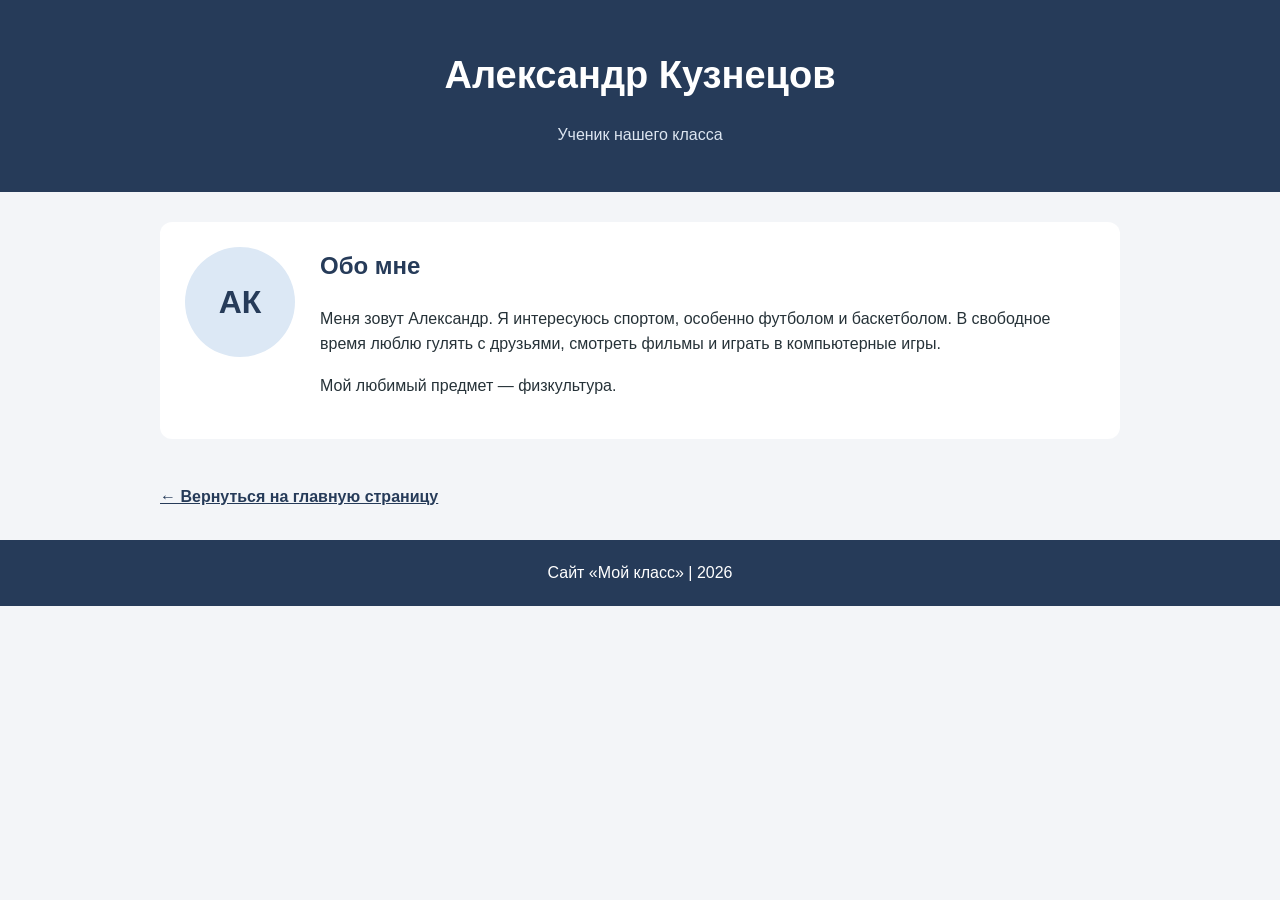
<file: HTML_Practice/students/student1.html>
<!DOCTYPE html>
<html lang="ru">
<head>
    <meta charset="UTF-8">
    <title>Александр Кузнецов</title>
    <link rel="stylesheet" href="../style.css">
</head>
<body>

<header>
    <h1>Александр Кузнецов</h1>
    <p>Ученик нашего класса</p>
</header>

<main>
    <section class="profile">
        <div class="avatar">АК</div>
        <div class="profile-info">
            <h2>Обо мне</h2>
            <p>
                Меня зовут Александр. Я интересуюсь спортом,
                особенно футболом и баскетболом. В свободное время
                люблю гулять с друзьями, смотреть фильмы и играть
                в компьютерные игры.
            </p>
            <p>Мой любимый предмет — физкультура.</p>
        </div>
    </section>

    <a class="back-link" href="../index.html">← Вернуться на главную страницу</a>
</main>

<footer>Сайт «Мой класс» | 2026</footer>

</body>
</html>
</file>
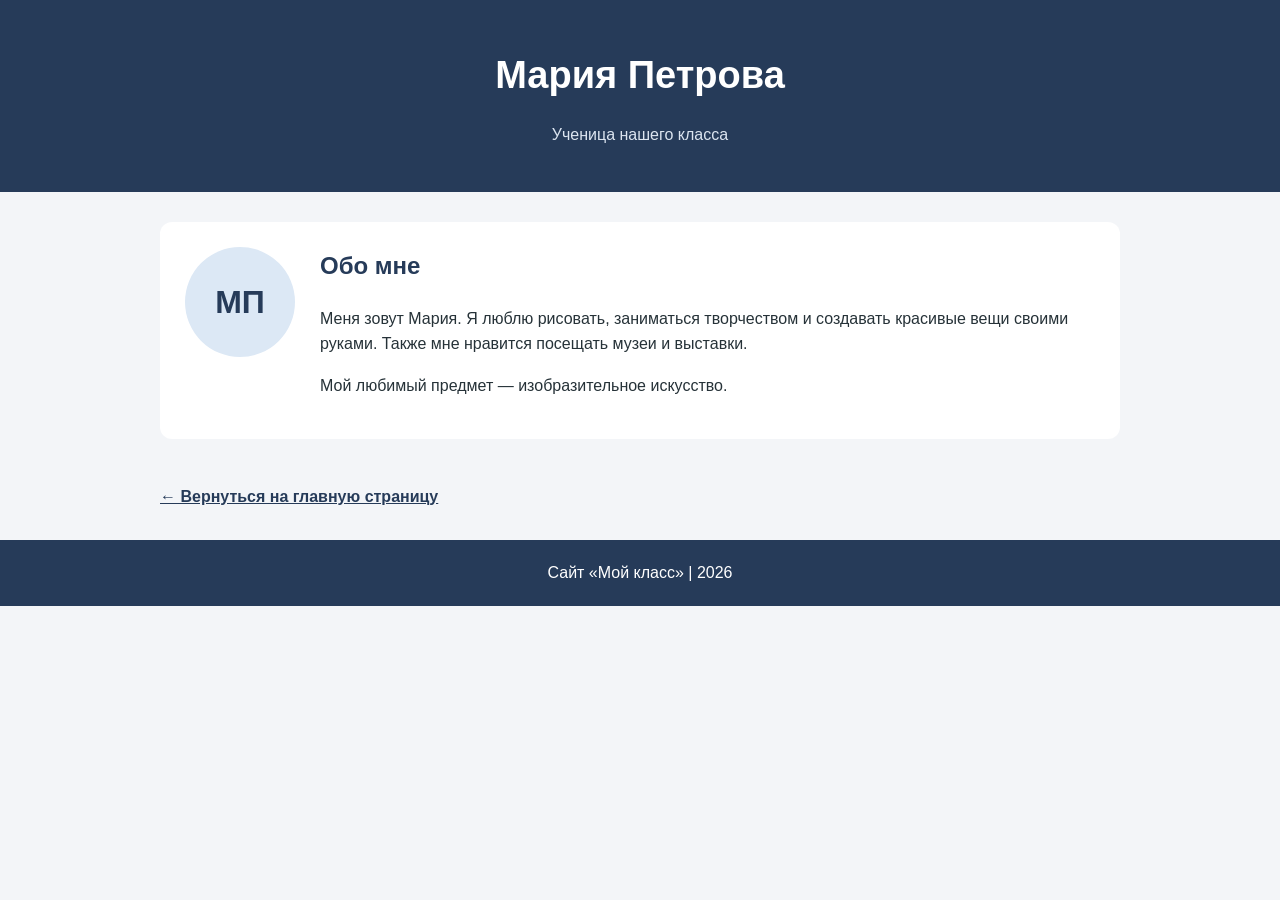
<file: HTML_Practice/students/student2.html>
<!DOCTYPE html>
<html lang="ru">
<head>
    <meta charset="UTF-8">
    <title>Мария Петрова</title>
    <link rel="stylesheet" href="../style.css">
</head>
<body>

<header>
    <h1>Мария Петрова</h1>
    <p>Ученица нашего класса</p>
</header>

<main>
    <section class="profile">
        <div class="avatar">МП</div>
        <div class="profile-info">
            <h2>Обо мне</h2>
            <p>
                Меня зовут Мария. Я люблю рисовать, заниматься
                творчеством и создавать красивые вещи своими руками.
                Также мне нравится посещать музеи и выставки.
            </p>
            <p>Мой любимый предмет — изобразительное искусство.</p>
        </div>
    </section>

    <a class="back-link" href="../index.html">← Вернуться на главную страницу</a>
</main>

<footer>Сайт «Мой класс» | 2026</footer>

</body>
</html>
</file>
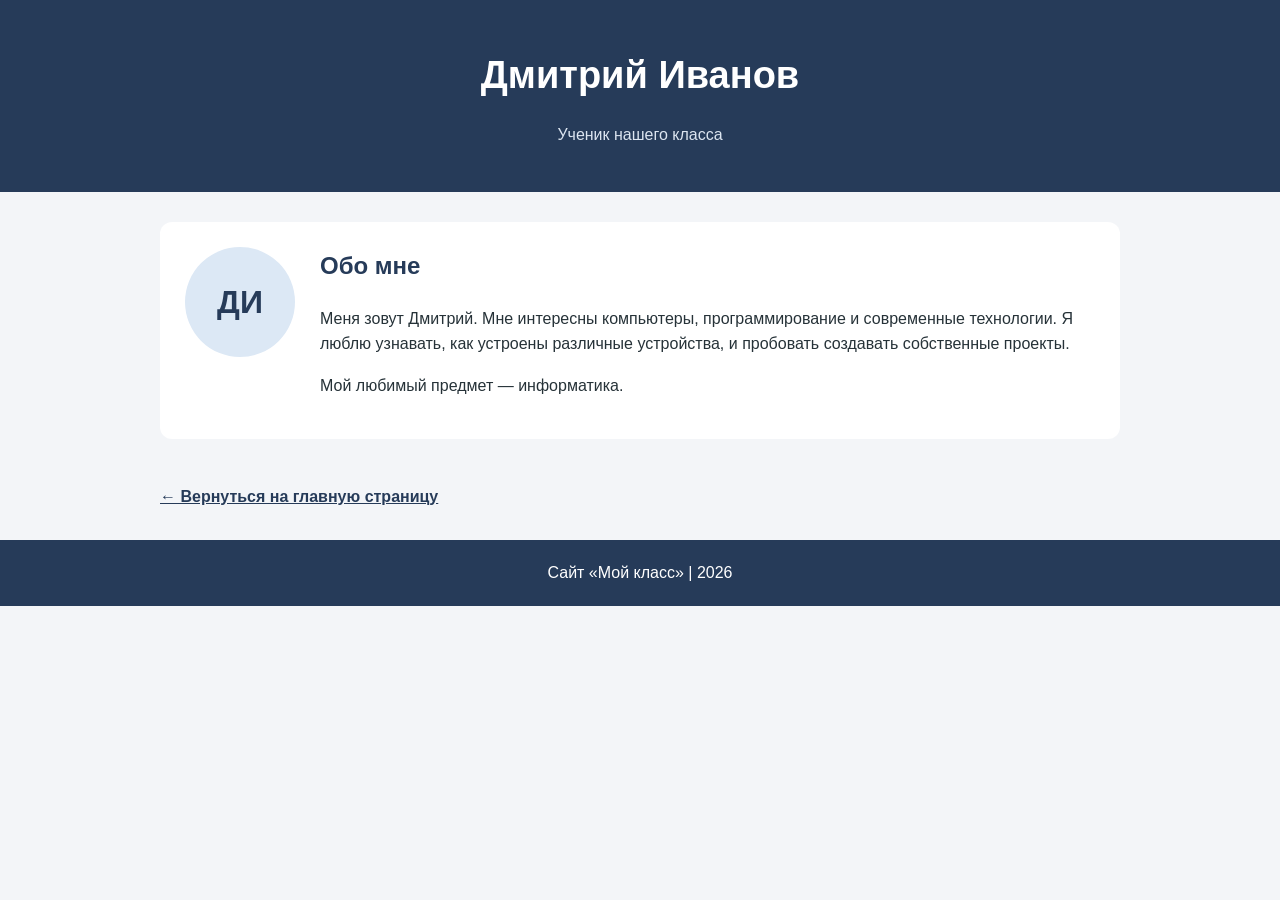
<file: HTML_Practice/students/student3.html>
<!DOCTYPE html>
<html lang="ru">
<head>
    <meta charset="UTF-8">
    <title>Дмитрий Иванов</title>
    <link rel="stylesheet" href="../style.css">
</head>
<body>

<header>
    <h1>Дмитрий Иванов</h1>
    <p>Ученик нашего класса</p>
</header>

<main>
    <section class="profile">
        <div class="avatar">ДИ</div>
        <div class="profile-info">
            <h2>Обо мне</h2>
            <p>
                Меня зовут Дмитрий. Мне интересны компьютеры,
                программирование и современные технологии.
                Я люблю узнавать, как устроены различные устройства,
                и пробовать создавать собственные проекты.
            </p>
            <p>Мой любимый предмет — информатика.</p>
        </div>
    </section>

    <a class="back-link" href="../index.html">← Вернуться на главную страницу</a>
</main>

<footer>Сайт «Мой класс» | 2026</footer>

</body>
</html>
</file>
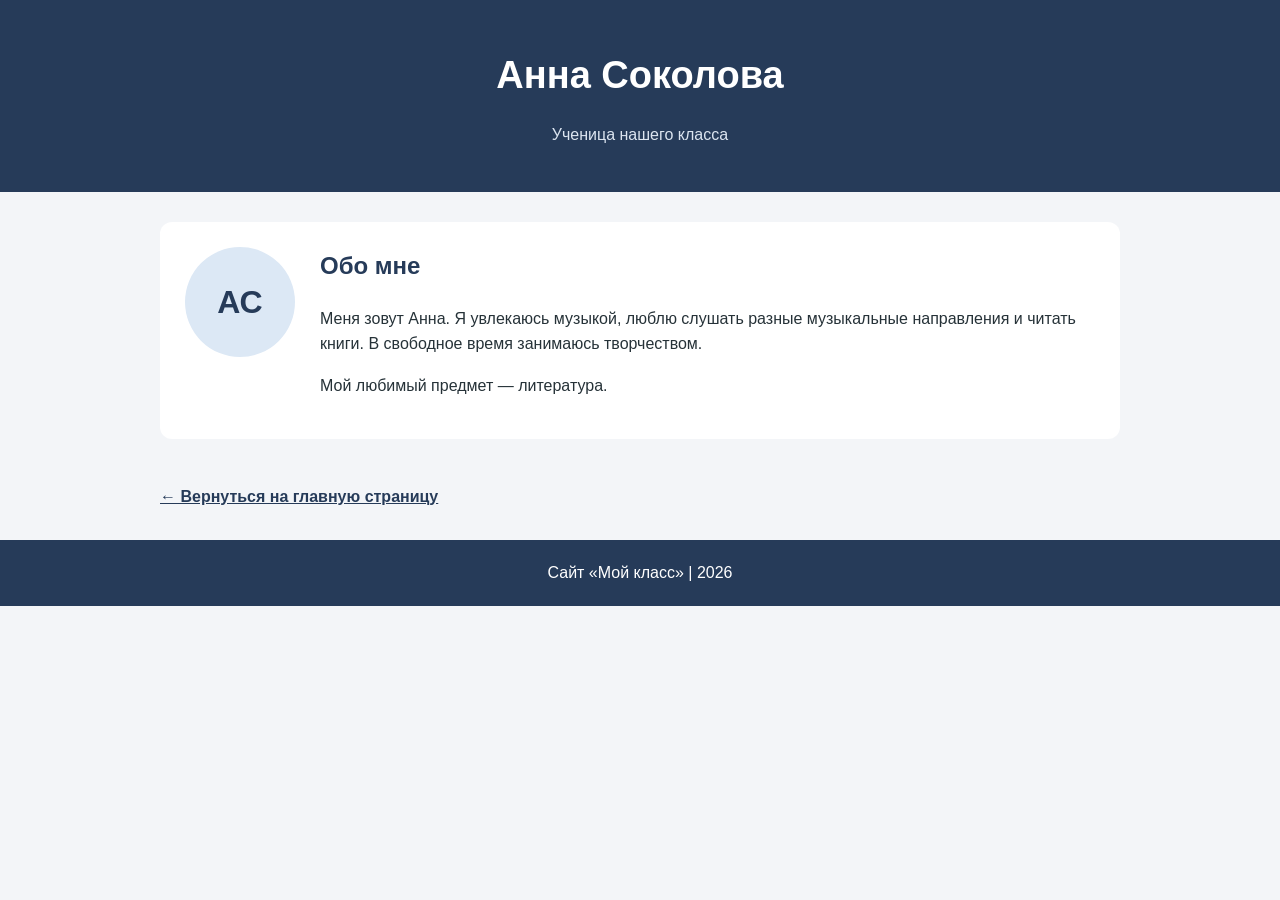
<file: HTML_Practice/students/student4.html>
<!DOCTYPE html>
<html lang="ru">
<head>
    <meta charset="UTF-8">
    <title>Анна Соколова</title>
    <link rel="stylesheet" href="../style.css">
</head>
<body>

<header>
    <h1>Анна Соколова</h1>
    <p>Ученица нашего класса</p>
</header>

<main>
    <section class="profile">
        <div class="avatar">АС</div>
        <div class="profile-info">
            <h2>Обо мне</h2>
            <p>
                Меня зовут Анна. Я увлекаюсь музыкой, люблю слушать
                разные музыкальные направления и читать книги.
                В свободное время занимаюсь творчеством.
            </p>
            <p>Мой любимый предмет — литература.</p>
        </div>
    </section>

    <a class="back-link" href="../index.html">← Вернуться на главную страницу</a>
</main>

<footer>Сайт «Мой класс» | 2026</footer>

</body>
</html>
</file>
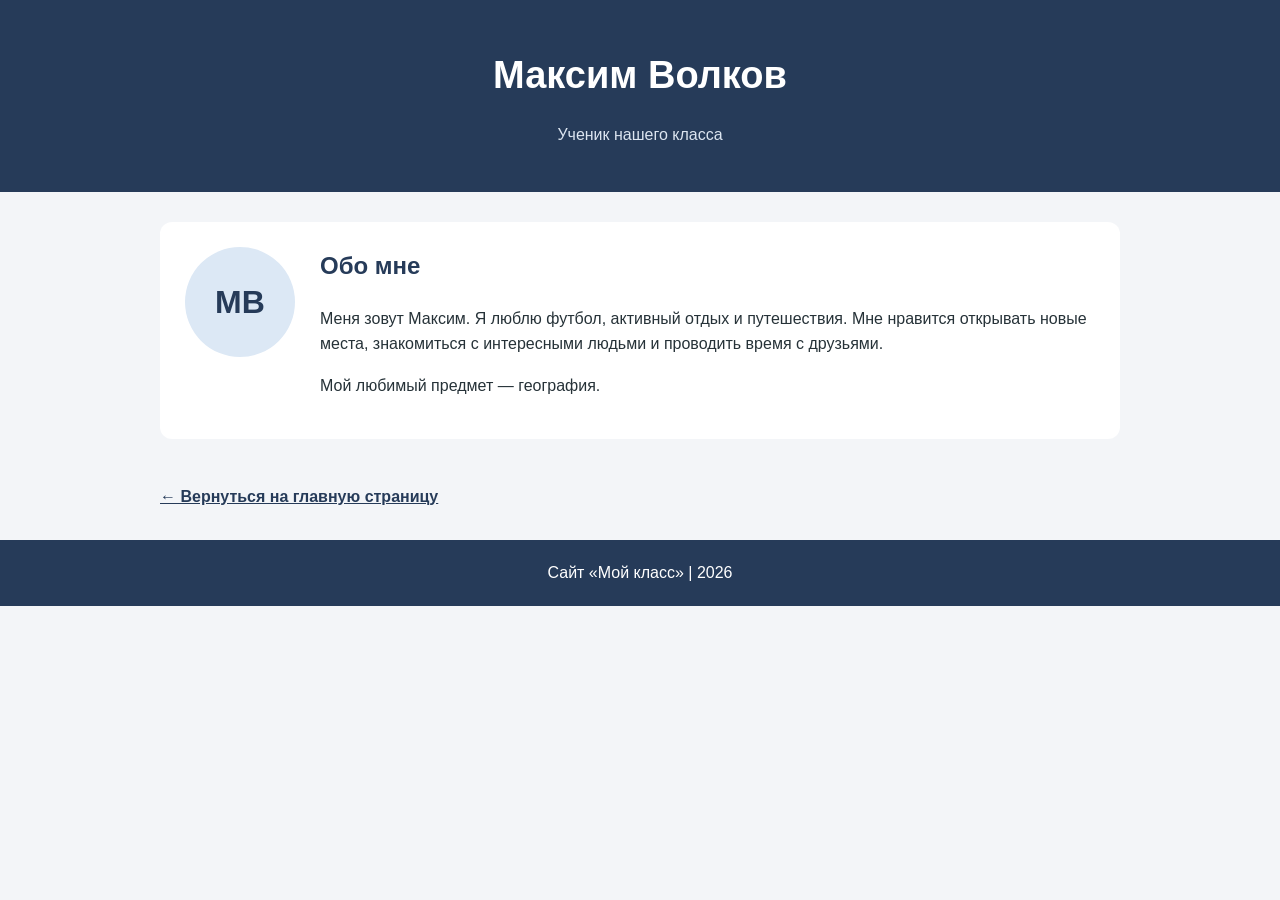
<file: HTML_Practice/students/student5.html>
<!DOCTYPE html>
<html lang="ru">
<head>
    <meta charset="UTF-8">
    <title>Максим Волков</title>
    <link rel="stylesheet" href="../style.css">
</head>
<body>

<header>
    <h1>Максим Волков</h1>
    <p>Ученик нашего класса</p>
</header>

<main>
    <section class="profile">
        <div class="avatar">МВ</div>
        <div class="profile-info">
            <h2>Обо мне</h2>
            <p>
                Меня зовут Максим. Я люблю футбол, активный отдых
                и путешествия. Мне нравится открывать новые места,
                знакомиться с интересными людьми и проводить время
                с друзьями.
            </p>
            <p>Мой любимый предмет — география.</p>
        </div>
    </section>

    <a class="back-link" href="../index.html">← Вернуться на главную страницу</a>
</main>

<footer>Сайт «Мой класс» | 2026</footer>

</body>
</html>
</file>
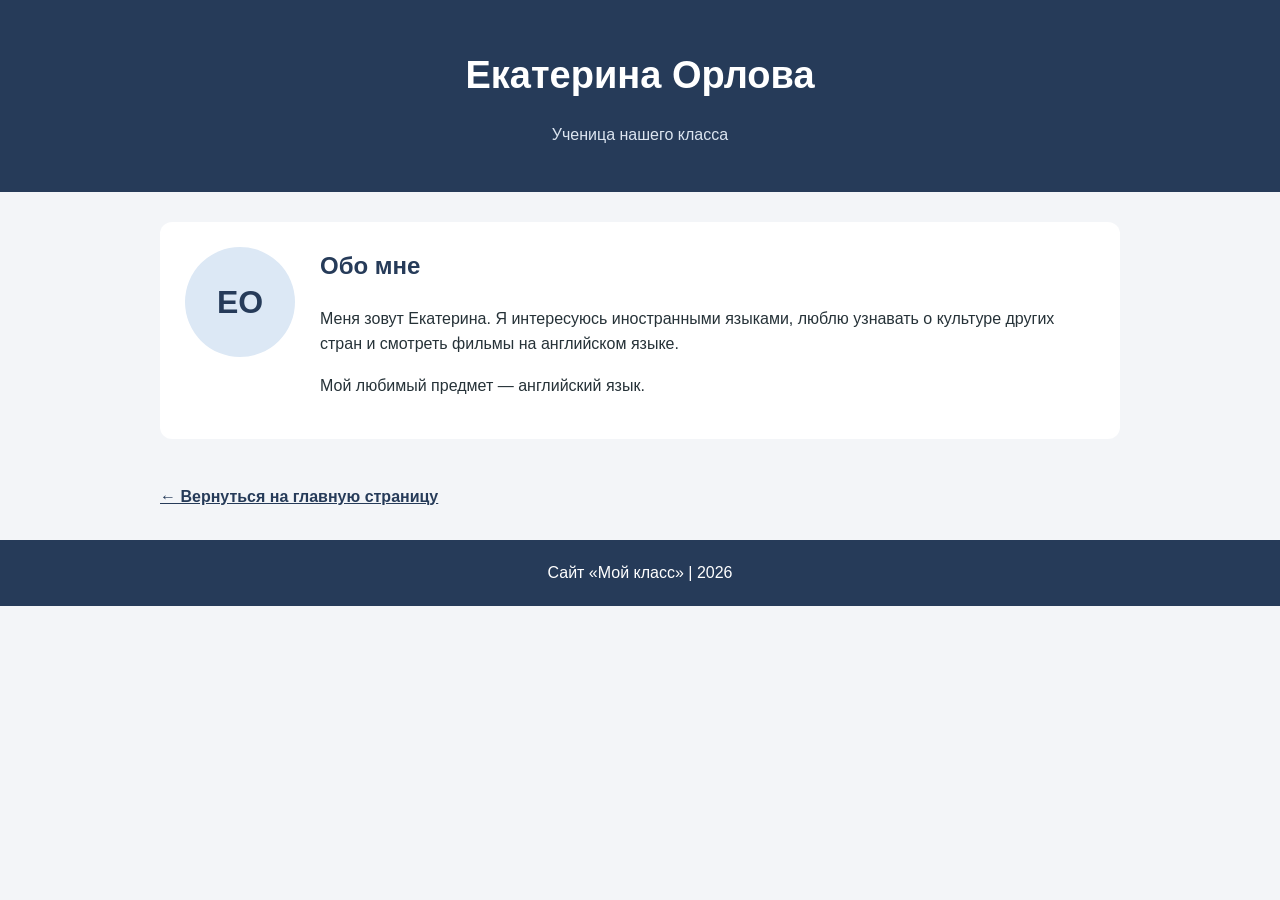
<file: HTML_Practice/students/student6.html>
<!DOCTYPE html>
<html lang="ru">
<head>
    <meta charset="UTF-8">
    <title>Екатерина Орлова</title>
    <link rel="stylesheet" href="../style.css">
</head>
<body>

<header>
    <h1>Екатерина Орлова</h1>
    <p>Ученица нашего класса</p>
</header>

<main>
    <section class="profile">
        <div class="avatar">ЕО</div>
        <div class="profile-info">
            <h2>Обо мне</h2>
            <p>
                Меня зовут Екатерина. Я интересуюсь иностранными
                языками, люблю узнавать о культуре других стран
                и смотреть фильмы на английском языке.
            </p>
            <p>Мой любимый предмет — английский язык.</p>
        </div>
    </section>

    <a class="back-link" href="../index.html">← Вернуться на главную страницу</a>
</main>

<footer>Сайт «Мой класс» | 2026</footer>

</body>
</html>
</file>
<file: Bootstrap_EGE_Test/style.css>
body {
  background: #f5f6f8;
}

.question {
  scroll-margin-top: 1rem;
}

.question.correct {
  border-left: 4px solid #198754;
  padding-left: 1rem;
}

.question.incorrect {
  border-left: 4px solid #dc3545;
  padding-left: 1rem;
}

.answer-input:focus {
  border-color: #0d6efd;
  box-shadow: 0 0 0 .2rem rgba(13, 110, 253, .18);
}

.grid-demo {
  background: #e9ecef;
  border: 1px solid #ced4da;
  text-align: center;
}

button {
  transition: transform .15s ease, font-size .15s ease;
}

button:hover {
  transform: translateY(-1px);
}

button:active {
  color: #dc3545 !important;
}
</file>
<file: csharp-test/style.css>
body {
    background-color: #f4f6f9;
    min-height: 100vh;
}

header {
    box-shadow: 0 2px 8px rgba(0, 0, 0, 0.1);
}

.card {
    border: none;
    border-radius: 12px;
}

.question-title {
    font-size: 1.25rem;
    font-weight: 600;
    margin-bottom: 1.5rem;
}

.answer-option {
    display: block;
    width: 100%;
    text-align: left;
    margin-bottom: 10px;
    padding: 12px 16px;
    white-space: normal;
}

.answer-option.selected {
    background-color: #0d6efd;
    color: white;
}

.answer-option.correct {
    background-color: #198754;
    color: white;
}

.answer-option.incorrect {
    background-color: #dc3545;
    color: white;
}

.answer-option:disabled {
    opacity: 1;
}

.progress {
    height: 10px;
    border-radius: 10px;
}

#timer {
    min-width: 75px;
}

#result {
    text-align: center;
}

.result-score {
    font-size: 2rem;
    font-weight: bold;
}

.error-message {
    color: #dc3545;
}

@media (max-width: 576px) {
    main.container {
        padding-top: 25px;
        padding-bottom: 25px;
    }

    .card-body {
        padding: 20px !important;
    }

    .question-title {
        font-size: 1.1rem;
    }

    #navigation button {
        min-width: 100px;
    }
}
</file>
<file: HTML_Practice/style.css>
* {
    box-sizing: border-box;
}

body {
    margin: 0;
    background-color: #f3f5f8;
    color: #263238;
    font-family: Arial, sans-serif;
    line-height: 1.6;
}

header {
    padding: 45px 20px;
    text-align: center;
    color: white;
    background-color: #263b59;
}

header h1 {
    margin: 0;
    font-size: 38px;
}

header p {
    margin-bottom: 0;
    color: #dce5f0;
}

main {
    max-width: 1000px;
    margin: 30px auto;
    padding: 0 20px;
}

section {
    margin-bottom: 25px;
    padding: 25px;
    background-color: white;
    border-radius: 12px;
}

h2 {
    margin-top: 0;
    color: #263b59;
}

.teacher {
    display: flex;
    align-items: center;
    gap: 20px;
}

.avatar {
    display: flex;
    flex-shrink: 0;
    width: 75px;
    height: 75px;
    align-items: center;
    justify-content: center;
    border-radius: 50%;
    background-color: #dce8f5;
    color: #263b59;
    font-size: 23px;
    font-weight: bold;
}

.students {
    display: grid;
    grid-template-columns: repeat(3, 1fr);
    gap: 18px;
    margin-top: 20px;
}

.student-card {
    padding: 20px;
    text-align: center;
    text-decoration: none;
    color: #263238;
    background-color: #f7f9fc;
    border: 1px solid #e0e6ed;
    border-radius: 10px;
    transition: 0.2s;
}

.student-card:hover {
    background-color: #eaf1f9;
    transform: translateY(-3px);
}

.student-card .avatar {
    margin: 0 auto 12px;
}

.student-card h3 {
    margin: 8px 0;
    font-size: 17px;
}

.student-card p {
    margin: 0;
    color: #65717d;
    font-size: 14px;
}

.link-button {
    display: inline-block;
    padding: 10px 18px;
    color: white;
    text-decoration: none;
    background-color: #263b59;
    border-radius: 6px;
}

.link-button:hover {
    background-color: #3d587d;
}

.profile {
    display: flex;
    align-items: flex-start;
    gap: 25px;
}

.profile .avatar {
    width: 110px;
    height: 110px;
    font-size: 32px;
}

.profile-info {
    flex: 1;
}

.back-link {
    display: inline-block;
    margin-top: 20px;
    color: #263b59;
    font-weight: bold;
}

footer {
    padding: 20px;
    text-align: center;
    color: white;
    background-color: #263b59;
}

@media (max-width: 700px) {
    .students {
        grid-template-columns: repeat(2, 1fr);
    }

    .teacher,
    .profile {
        flex-direction: column;
    }
}

@media (max-width: 450px) {
    .students {
        grid-template-columns: 1fr;
    }
}
</file>
<file: Test_EGE_Bogomolova/style.css>
* {
    box-sizing: border-box;
}

:root {
    font-family: Arial, Helvetica, sans-serif;
    color: #202938;
    background: #f2f5f9;
}

body {
    margin: 0;
    padding: 36px 18px;
}

.container {
    width: min(900px, 100%);
    margin: 0 auto;
}

.page-header {
    margin-bottom: 26px;
}

.eyebrow {
    margin: 0 0 8px;
    color: #64748b;
    font-size: 12px;
    font-weight: 700;
    letter-spacing: 1.2px;
    text-transform: uppercase;
}

h1 {
    margin: 0;
    font-size: clamp(30px, 5vw, 42px);
}

h2 {
    margin: 0 0 12px;
    font-size: 23px;
}

.subtitle {
    margin: 8px 0 0;
    color: #64748b;
}

.card {
    margin: 18px 0;
    padding: 26px;
    border: 1px solid #e1e7ef;
    border-radius: 16px;
    background: #fff;
    box-shadow: 0 8px 24px rgba(30, 41, 59, 0.05);
}

.section-heading {
    display: flex;
    align-items: center;
    justify-content: space-between;
    gap: 16px;
    margin-bottom: 18px;
}

.section-heading h2 {
    margin-bottom: 0;
}

.badge {
    padding: 7px 11px;
    border-radius: 999px;
    background: #eaf1ff;
    color: #2456a6;
    font-size: 13px;
    font-weight: 700;
}

.task {
    width: 100%;
    border-collapse: collapse;
    border: 2px solid #9aa8ba;
    transition: border-color 0.2s ease;
}

.task th,
.task td {
    padding: 14px;
    border: 1px solid #cbd5e1;
    text-align: left;
    line-height: 1.55;
}

.task th {
    background: #f1f5f9;
}

.task-number {
    width: 54px;
    text-align: center !important;
    font-size: 20px;
    font-weight: 700;
}

.answer-cell label {
    display: block;
    margin-bottom: 8px;
    font-weight: 700;
}

input {
    width: min(280px, 100%);
    padding: 11px 12px;
    border: 1px solid #aab6c5;
    border-radius: 8px;
    font: inherit;
    outline: none;
    transition: border-color 0.15s, box-shadow 0.15s;
}

input:focus {
    border: 1px solid blue;
    box-shadow: 0 0 0 3px rgba(0, 0, 255, 0.1);
}

.hint {
    color: #64748b;
    font-size: 13px;
}

.actions {
    display: flex;
    flex-wrap: wrap;
    gap: 10px;
    margin-top: 18px;
}

button {
    padding: 11px 17px;
    border: 0;
    border-radius: 8px;
    background: #245fc5;
    color: #fff;
    font: inherit;
    font-weight: 700;
    cursor: pointer;
    transition: background 0.15s, transform 0.15s;
}

button:hover {
    font-size: 1.03em;
    background: #174b9f;
}

button:active {
    color: red;
    transform: translateY(1px);
}

.button-secondary {
    background: #e8edf4;
    color: #263447;
}

.button-secondary:hover {
    background: #d9e1ec;
}

.task.correct {
    border: 3px solid #159447;
}

.task.incorrect {
    border: 3px solid #d33b3b;
}

.feedback {
    min-height: 24px;
    margin: 14px 0 0;
    font-weight: 700;
}

.feedback.success {
    color: #138344;
}

.feedback.error {
    color: #c43131;
}

.score-panel {
    display: flex;
    justify-content: space-between;
    margin-top: 16px;
    padding: 14px 16px;
    border-radius: 9px;
    background: #f1f5f9;
}

.compact-card p:not(.eyebrow) {
    line-height: 1.55;
}

.array-output {
    margin: 12px 0;
    padding: 13px;
    border-radius: 8px;
    background: #f1f5f9;
    font-family: monospace;
    font-size: 16px;
}

footer {
    padding: 12px 0 4px;
    color: #64748b;
    text-align: center;
    font-size: 13px;
}

@media (max-width: 600px) {
    body {
        padding: 22px 12px;
    }

    .card {
        padding: 18px;
    }

    .task th,
    .task td {
        padding: 10px;
    }
}
</file>
